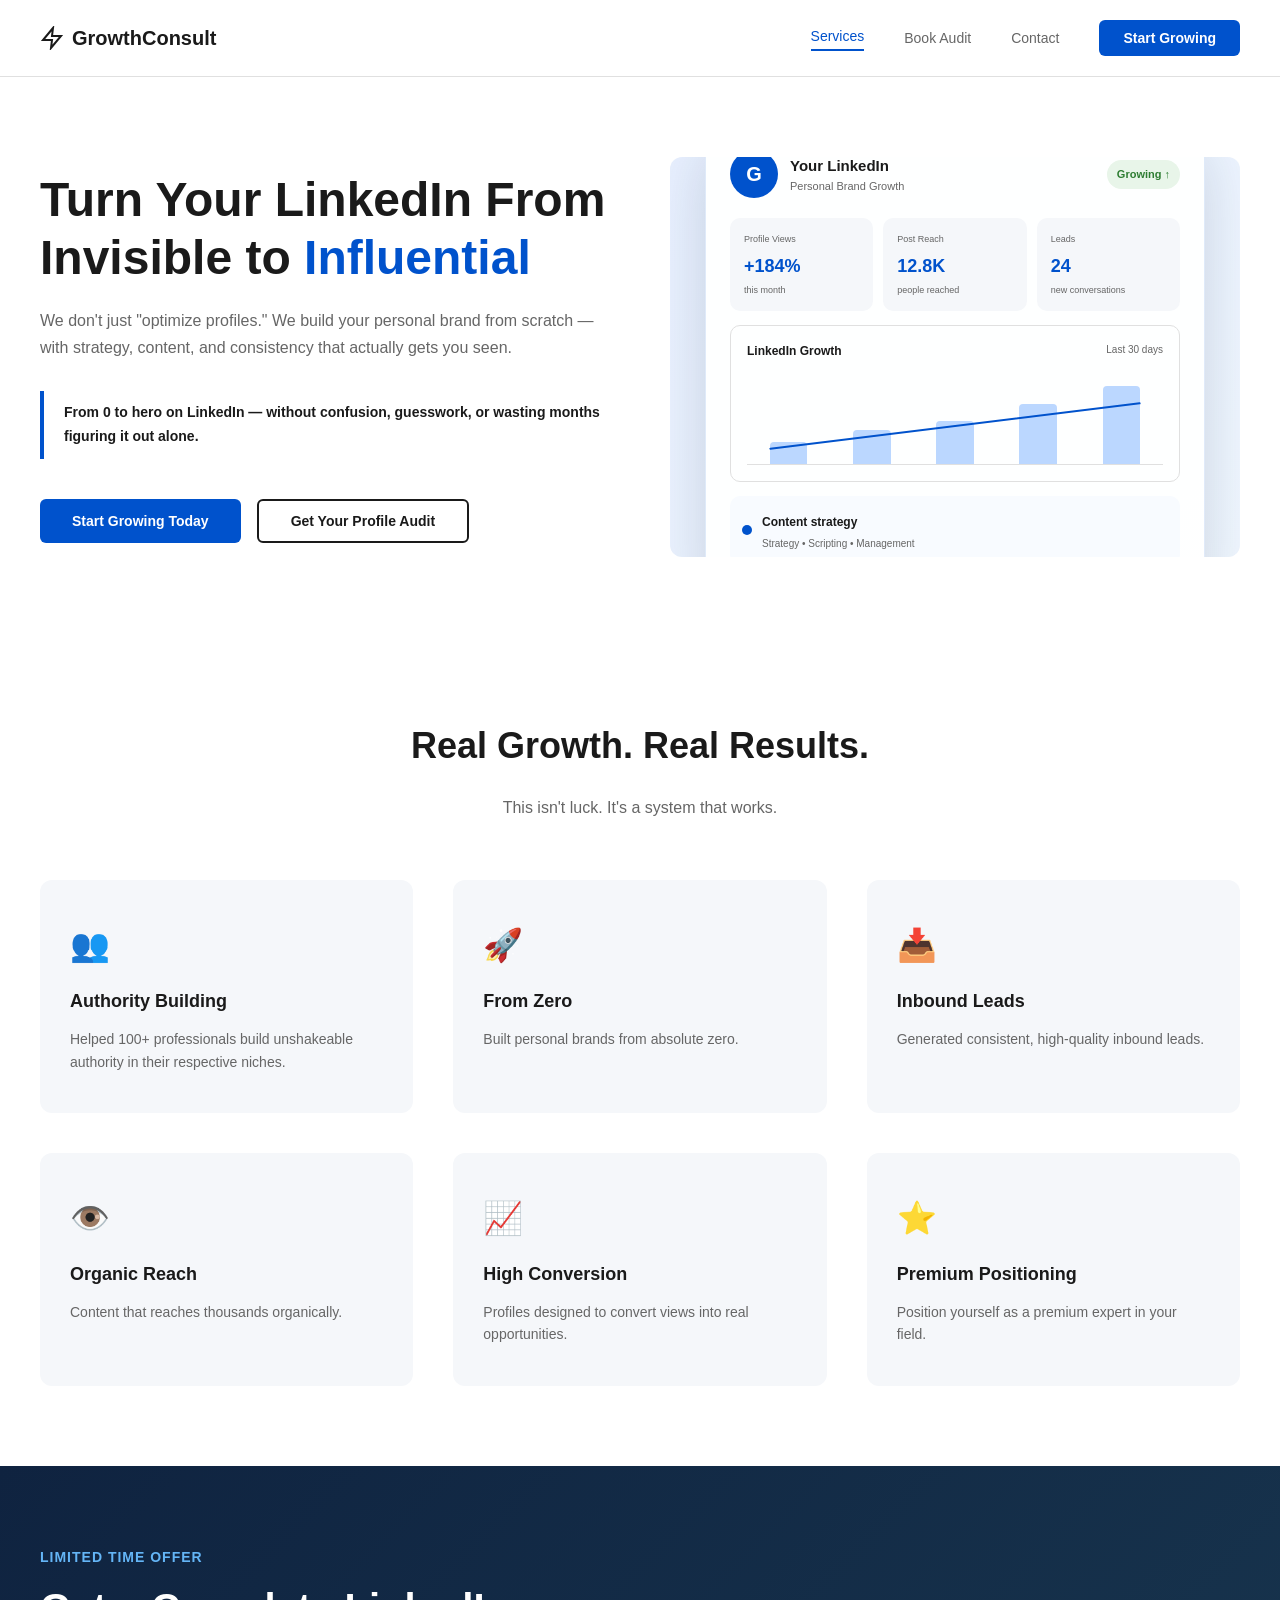
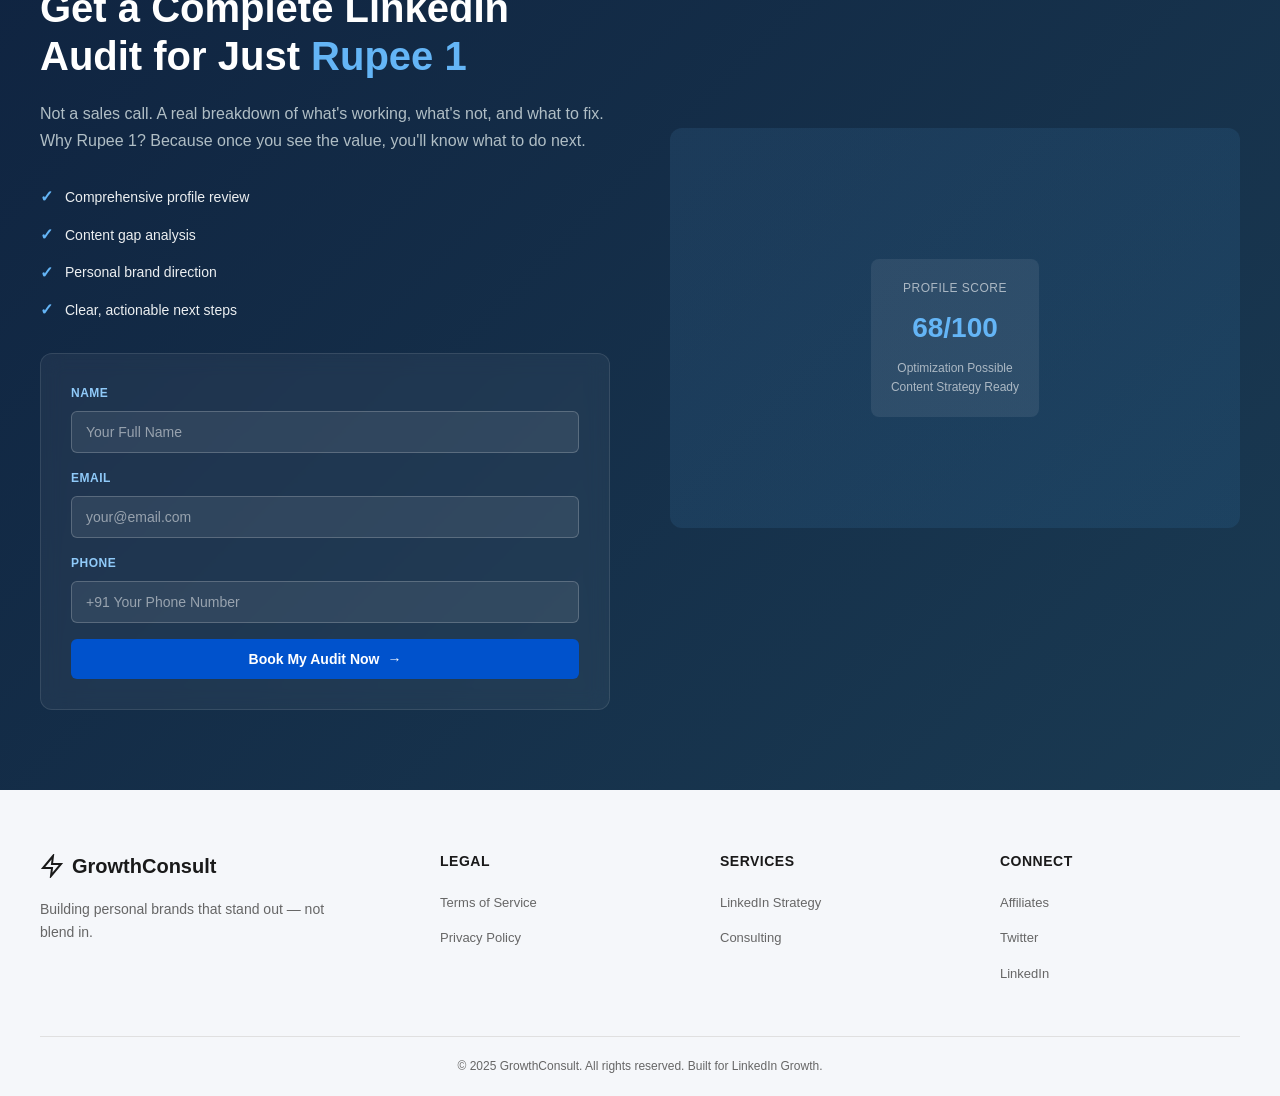
<file: index.html>
<!DOCTYPE html>
<html lang="en">
<head>
    <meta charset="UTF-8">
    <meta name="viewport" content="width=device-width, initial-scale=1.0">
    <title>GrowthConsult - Turn Your LinkedIn From Invisible to Influential</title>
    <style>
        * {
            margin: 0;
            padding: 0;
            box-sizing: border-box;
        }

        :root {
            --primary-blue: #0052CC;
            --dark-bg: #0F2340;
            --light-gray: #F5F7FA;
            --text-dark: #1A1A1A;
            --text-light: #666666;
            --border-gray: #E0E0E0;
        }

        html, body {
            font-family: -apple-system, BlinkMacSystemFont, 'Segoe UI', 'Roboto', 'Oxygen', 'Ubuntu', 'Cantarell', sans-serif;
            line-height: 1.6;
            color: var(--text-dark);
        }

        /* ===== HEADER ===== */
        header {
            display: flex;
            justify-content: space-between;
            align-items: center;
            padding: 20px 40px;
            background: white;
            border-bottom: 1px solid var(--border-gray);
            position: sticky;
            top: 0;
            z-index: 100;
        }

        .logo {
            display: flex;
            align-items: center;
            font-size: 20px;
            font-weight: 700;
            color: var(--text-dark);
        }

        .logo svg {
            width: 24px;
            height: 24px;
            margin-right: 8px;
        }

        nav {
            display: flex;
            gap: 40px;
            align-items: center;
        }

        nav a {
            text-decoration: none;
            color: var(--text-light);
            font-size: 14px;
            font-weight: 500;
            transition: color 0.3s;
        }

        nav a:hover {
            color: var(--primary-blue);
        }

        nav a.active {
            color: var(--primary-blue);
            border-bottom: 2px solid var(--primary-blue);
            padding-bottom: 2px;
        }

        .btn-start {
            background: var(--primary-blue);
            color: white;
            padding: 10px 24px;
            border-radius: 6px;
            text-decoration: none;
            font-size: 14px;
            font-weight: 600;
            border: none;
            cursor: pointer;
            transition: background 0.3s;
        }

        .btn-start:hover {
            background: #003d99;
        }

        /* ===== HERO SECTION ===== */
        .hero {
            display: grid;
            grid-template-columns: 1fr 1fr;
            gap: 60px;
            padding: 80px 40px;
            align-items: center;
            background: white;
        }

        .hero-content h1 {
            font-size: 48px;
            line-height: 1.2;
            margin-bottom: 20px;
            color: var(--text-dark);
        }

        .hero-content h1 .highlight {
            color: var(--primary-blue);
        }

        .hero-content p {
            font-size: 16px;
            color: var(--text-light);
            margin-bottom: 30px;
            line-height: 1.7;
        }

        .value-prop {
            border-left: 4px solid var(--primary-blue);
            padding-left: 20px;
            margin: 30px 0;
            padding-top: 10px;
            padding-bottom: 10px;
        }

        .value-prop p {
            font-size: 14px;
            color: var(--text-dark);
            margin: 0;
        }

        .hero-buttons {
            display: flex;
            gap: 16px;
            margin-top: 40px;
        }

        .btn-primary {
            background: var(--primary-blue);
            color: white;
            padding: 12px 32px;
            border-radius: 6px;
            text-decoration: none;
            font-size: 14px;
            font-weight: 600;
            border: none;
            cursor: pointer;
            transition: background 0.3s;
        }

        .btn-primary:hover {
            background: #003d99;
        }

        .btn-secondary {
            background: white;
            color: var(--text-dark);
            padding: 12px 32px;
            border-radius: 6px;
            text-decoration: none;
            font-size: 14px;
            font-weight: 600;
            border: 2px solid var(--text-dark);
            cursor: pointer;
            transition: all 0.3s;
        }

        .btn-secondary:hover {
            background: var(--light-gray);
        }

        .hero-image {
            position: relative;
            height: 400px;
            background: linear-gradient(135deg, #E8F0FF 0%, #F0F7FF 100%);
            border-radius: 12px;
            display: flex;
            align-items: center;
            justify-content: center;
            overflow: hidden;
        }

        .hero-image-placeholder {
            font-size: 14px;
            color: var(--text-light);
            text-align: center;
        }

        /* ===== HERO DASHBOARD VISUAL ===== */
        .dashboard-mockup {
            width: min(92%, 500px);
            padding: 24px;
            border-radius: 18px;
            background: rgba(255, 255, 255, 0.94);
            border: 1px solid rgba(0, 82, 204, 0.12);
            box-shadow: 0 24px 60px rgba(15, 35, 64, 0.16);
        }

        .dashboard-top {
            display: flex;
            align-items: center;
            gap: 12px;
            margin-bottom: 20px;
        }

        .dashboard-avatar {
            width: 48px;
            height: 48px;
            border-radius: 50%;
            background: var(--primary-blue);
            color: white;
            display: flex;
            align-items: center;
            justify-content: center;
            font-size: 20px;
            font-weight: 700;
        }

        .dashboard-name {
            font-size: 15px;
            font-weight: 700;
        }

        .dashboard-role {
            font-size: 11px;
            color: var(--text-light);
        }

        .dashboard-badge {
            margin-left: auto;
            padding: 6px 10px;
            border-radius: 20px;
            background: #E8F5E9;
            color: #2E7D32;
            font-size: 11px;
            font-weight: 700;
        }

        .dashboard-stats {
            display: grid;
            grid-template-columns: repeat(3, 1fr);
            gap: 10px;
        }

        .stat-card {
            padding: 14px;
            background: var(--light-gray);
            border-radius: 10px;
        }

        .stat-card span,
        .stat-card small {
            display: block;
            font-size: 9px;
            color: var(--text-light);
        }

        .stat-card strong {
            display: block;
            margin: 5px 0 2px;
            font-size: 18px;
            color: var(--primary-blue);
        }

        .chart-card {
            margin-top: 14px;
            padding: 16px;
            border: 1px solid var(--border-gray);
            border-radius: 10px;
        }

        .chart-heading {
            display: flex;
            justify-content: space-between;
            font-size: 12px;
            margin-bottom: 14px;
        }

        .chart-heading span {
            color: var(--text-light);
            font-size: 10px;
        }

        .growth-chart {
            height: 90px;
            position: relative;
            display: flex;
            align-items: flex-end;
            justify-content: space-around;
            border-bottom: 1px solid var(--border-gray);
        }

        .growth-chart span {
            width: 9%;
            height: 25%;
            border-radius: 4px 4px 0 0;
            background: #BBD7FF;
        }

        .growth-chart span:nth-child(2) { height: 38%; }
        .growth-chart span:nth-child(3) { height: 48%; }
        .growth-chart span:nth-child(4) { height: 67%; }
        .growth-chart span:nth-child(5) { height: 88%; }

        .chart-line {
            position: absolute;
            left: 5%;
            right: 5%;
            bottom: 42%;
            height: 2px;
            background: var(--primary-blue);
            transform: rotate(-7deg);
            border-radius: 2px;
        }

        .content-preview {
            display: flex;
            align-items: center;
            gap: 10px;
            margin-top: 14px;
            padding: 12px;
            border-radius: 10px;
            background: #F8FBFF;
        }

        .content-dot {
            width: 10px;
            height: 10px;
            border-radius: 50%;
            background: var(--primary-blue);
        }

        .content-preview strong {
            font-size: 12px;
        }

        .content-preview p {
            margin: 2px 0 0;
            font-size: 10px;
            color: var(--text-light);
        }

        @media (max-width: 768px) {
            .dashboard-mockup {
                width: 94%;
                padding: 18px;
            }
        }

        /* ===== FEATURES SECTION ===== */
        .features-section {
            padding: 80px 40px;
            background: white;
        }

        .section-title {
            text-align: center;
            margin-bottom: 20px;
        }

        .section-title h2 {
            font-size: 36px;
            color: var(--text-dark);
            margin-bottom: 10px;
        }

        .section-subtitle {
            font-size: 16px;
            color: var(--text-light);
            text-align: center;
            margin-bottom: 60px;
        }

        .features-grid {
            display: grid;
            grid-template-columns: repeat(auto-fit, minmax(280px, 1fr));
            gap: 40px;
        }

        .feature-card {
            padding: 40px 30px;
            background: var(--light-gray);
            border-radius: 12px;
            transition: transform 0.3s, box-shadow 0.3s;
        }

        .feature-card:hover {
            transform: translateY(-4px);
            box-shadow: 0 12px 24px rgba(0, 0, 0, 0.08);
        }

        .feature-icon {
            font-size: 32px;
            margin-bottom: 16px;
            display: inline-block;
        }

        .feature-card h3 {
            font-size: 18px;
            margin-bottom: 12px;
            color: var(--text-dark);
        }

        .feature-card p {
            font-size: 14px;
            color: var(--text-light);
            line-height: 1.6;
        }

        /* ===== AUDIT SECTION ===== */
        .audit-section {
            background: linear-gradient(135deg, var(--dark-bg) 0%, #1a3a52 100%);
            padding: 80px 40px;
            color: white;
            display: grid;
            grid-template-columns: 1fr 1fr;
            gap: 60px;
            align-items: center;
        }

        .audit-content h3 {
            font-size: 14px;
            color: #64B5F6;
            font-weight: 600;
            margin-bottom: 16px;
            text-transform: uppercase;
            letter-spacing: 1px;
        }

        .audit-content h2 {
            font-size: 40px;
            line-height: 1.2;
            margin-bottom: 20px;
        }

        .audit-content h2 .highlight {
            color: #64B5F6;
        }

        .audit-content > p {
            font-size: 16px;
            color: #B0BEC5;
            margin-bottom: 30px;
            line-height: 1.7;
        }

        .checklist {
            list-style: none;
            margin-bottom: 30px;
        }

        .checklist li {
            font-size: 14px;
            margin-bottom: 12px;
            display: flex;
            align-items: center;
            color: #ECEFF1;
        }

        .checklist li:before {
            content: "✓";
            color: #64B5F6;
            font-weight: bold;
            margin-right: 12px;
            font-size: 16px;
        }

        .form-container {
            background: rgba(255, 255, 255, 0.05);
            padding: 30px;
            border-radius: 12px;
            backdrop-filter: blur(10px);
            border: 1px solid rgba(255, 255, 255, 0.1);
        }

        .form-group {
            margin-bottom: 16px;
        }

        .form-group label {
            display: block;
            font-size: 12px;
            font-weight: 600;
            text-transform: uppercase;
            letter-spacing: 0.5px;
            color: #90CAF9;
            margin-bottom: 8px;
        }

        .form-group input {
            width: 100%;
            padding: 12px 14px;
            border: 1px solid rgba(255, 255, 255, 0.2);
            border-radius: 6px;
            background: rgba(255, 255, 255, 0.08);
            color: white;
            font-size: 14px;
            font-family: inherit;
            transition: border-color 0.3s, background 0.3s;
        }

        .form-group input::placeholder {
            color: rgba(255, 255, 255, 0.5);
        }

        .form-group input:focus {
            outline: none;
            border-color: #64B5F6;
            background: rgba(255, 255, 255, 0.12);
        }

        .btn-audit {
            width: 100%;
            background: var(--primary-blue);
            color: white;
            padding: 12px;
            border: none;
            border-radius: 6px;
            font-size: 14px;
            font-weight: 600;
            cursor: pointer;
            transition: background 0.3s, transform 0.2s;
            display: flex;
            align-items: center;
            justify-content: center;
            gap: 8px;
        }

        .btn-audit:hover {
            background: #003d99;
        }

        .btn-audit:active {
            transform: scale(0.98);
        }

        .audit-image {
            background: linear-gradient(135deg, rgba(100, 181, 246, 0.1) 0%, rgba(66, 165, 245, 0.1) 100%);
            border-radius: 12px;
            padding: 40px;
            display: flex;
            align-items: center;
            justify-content: center;
            min-height: 400px;
            position: relative;
        }

        .audit-image-placeholder {
            text-align: center;
            color: rgba(255, 255, 255, 0.5);
        }

        .profile-score {
            background: rgba(255, 255, 255, 0.08);
            border-radius: 8px;
            padding: 20px;
            text-align: center;
            margin-top: 20px;
        }

        .score-label {
            font-size: 12px;
            color: rgba(255, 255, 255, 0.6);
            text-transform: uppercase;
            letter-spacing: 0.5px;
            margin-bottom: 8px;
        }

        .score-value {
            font-size: 28px;
            font-weight: 700;
            color: #64B5F6;
        }

        /* ===== FOOTER ===== */
        footer {
            background: #F5F7FA;
            padding: 60px 40px 20px;
        }

        .footer-content {
            display: grid;
            grid-template-columns: 1.5fr 1fr 1fr 1fr;
            gap: 40px;
            margin-bottom: 40px;
        }

        .footer-brand {
            max-width: 300px;
        }

        .footer-brand .logo {
            margin-bottom: 16px;
            color: var(--text-dark);
        }

        .footer-brand p {
            font-size: 14px;
            color: var(--text-light);
            line-height: 1.6;
        }

        .footer-section h4 {
            font-size: 14px;
            font-weight: 600;
            color: var(--text-dark);
            margin-bottom: 16px;
            text-transform: uppercase;
            letter-spacing: 0.5px;
        }

        .footer-section ul {
            list-style: none;
        }

        .footer-section li {
            margin-bottom: 10px;
        }

        .footer-section a {
            text-decoration: none;
            font-size: 13px;
            color: var(--text-light);
            transition: color 0.3s;
        }

        .footer-section a:hover {
            color: var(--primary-blue);
        }

        .footer-bottom {
            border-top: 1px solid var(--border-gray);
            padding-top: 20px;
            text-align: center;
            font-size: 12px;
            color: var(--text-light);
        }

        /* ===== RESPONSIVE ===== */
        @media (max-width: 768px) {
            header {
                padding: 16px 20px;
                flex-wrap: wrap;
            }

            nav {
                gap: 16px;
                font-size: 12px;
            }

            .hero {
                grid-template-columns: 1fr;
                padding: 40px 20px;
                gap: 30px;
            }

            .hero-content h1 {
                font-size: 32px;
            }

            .hero-image {
                height: 300px;
            }

            .features-grid {
                grid-template-columns: 1fr;
                gap: 24px;
            }

            .audit-section {
                grid-template-columns: 1fr;
                padding: 40px 20px;
                gap: 30px;
            }

            .audit-content h2 {
                font-size: 28px;
            }

            .footer-content {
                grid-template-columns: 1fr;
                gap: 30px;
            }

            .hero-buttons {
                flex-direction: column;
            }

            .btn-primary, .btn-secondary {
                width: 100%;
                text-align: center;
            }
        }

        /* ===== FORM MESSAGES ===== */
        .success-message {
            display: none;
            position: fixed;
            top: 20px;
            right: 20px;
            background: #4CAF50;
            color: white;
            padding: 16px 24px;
            border-radius: 6px;
            font-size: 14px;
            z-index: 1000;
            animation: slideIn 0.3s ease-out;
        }

        .error-message {
            display: none;
            position: fixed;
            top: 20px;
            right: 20px;
            background: #F44336;
            color: white;
            padding: 16px 24px;
            border-radius: 6px;
            font-size: 14px;
            z-index: 1000;
            animation: slideIn 0.3s ease-out;
        }

        @keyframes slideIn {
            from {
                transform: translateX(400px);
                opacity: 0;
            }
            to {
                transform: translateX(0);
                opacity: 1;
            }
        }
    </style>
</head>
<body>
    <!-- ===== HEADER ===== -->
    <header>
        <div class="logo">
            <svg viewBox="0 0 24 24" fill="none" stroke="currentColor" stroke-width="2">
                <path d="M13 2L3 14h9l-1 8 10-12h-9l1-8z"></path>
            </svg>
            GrowthConsult
        </div>
        <nav>
            <a href="#services" class="active">Services</a>
            <a href="#audit">Book Audit</a>
            <a href="#contact">Contact</a>
            <button class="btn-start">Start Growing</button>
        </nav>
    </header>

    <!-- ===== HERO SECTION ===== -->
    <section class="hero">
        <div class="hero-content">
            <h1>Turn Your LinkedIn From Invisible to <span class="highlight">Influential</span></h1>
            <p>We don't just "optimize profiles." We build your personal brand from scratch — with strategy, content, and consistency that actually gets you seen.</p>
            
            <div class="value-prop">
                <p><strong>From 0 to hero on LinkedIn — without confusion, guesswork, or wasting months figuring it out alone.</strong></p>
            </div>

            <div class="hero-buttons">
                <button class="btn-primary" onclick="scrollToAudit()">Start Growing Today</button>
                <button class="btn-secondary" onclick="scrollToAudit()">Get Your Profile Audit</button>
            </div>
        </div>

        <div class="hero-image" aria-label="LinkedIn growth dashboard preview">
            <div class="dashboard-mockup">
                <div class="dashboard-top">
                    <div class="dashboard-avatar">G</div>
                    <div>
                        <div class="dashboard-name">Your LinkedIn</div>
                        <div class="dashboard-role">Personal Brand Growth</div>
                    </div>
                    <div class="dashboard-badge">Growing ↑</div>
                </div>

                <div class="dashboard-stats">
                    <div class="stat-card">
                        <span>Profile Views</span>
                        <strong>+184%</strong>
                        <small>this month</small>
                    </div>
                    <div class="stat-card">
                        <span>Post Reach</span>
                        <strong>12.8K</strong>
                        <small>people reached</small>
                    </div>
                    <div class="stat-card">
                        <span>Leads</span>
                        <strong>24</strong>
                        <small>new conversations</small>
                    </div>
                </div>

                <div class="chart-card">
                    <div class="chart-heading">
                        <strong>LinkedIn Growth</strong>
                        <span>Last 30 days</span>
                    </div>
                    <div class="growth-chart">
                        <span></span><span></span><span></span><span></span><span></span>
                        <div class="chart-line"></div>
                    </div>
                </div>

                <div class="content-preview">
                    <div class="content-dot"></div>
                    <div>
                        <strong>Content strategy</strong>
                        <p>Strategy • Scripting • Management</p>
                    </div>
                </div>
            </div>
        </div>
    </section>

    <!-- ===== FEATURES SECTION ===== -->
    <section class="features-section" id="services">
        <div class="section-title">
            <h2>Real Growth. Real Results.</h2>
        </div>
        <p class="section-subtitle">This isn't luck. It's a system that works.</p>

        <div class="features-grid">
            <div class="feature-card">
                <div class="feature-icon">👥</div>
                <h3>Authority Building</h3>
                <p>Helped 100+ professionals build unshakeable authority in their respective niches.</p>
            </div>

            <div class="feature-card">
                <div class="feature-icon">🚀</div>
                <h3>From Zero</h3>
                <p>Built personal brands from absolute zero.</p>
            </div>

            <div class="feature-card">
                <div class="feature-icon">📥</div>
                <h3>Inbound Leads</h3>
                <p>Generated consistent, high-quality inbound leads.</p>
            </div>

            <div class="feature-card">
                <div class="feature-icon">👁️</div>
                <h3>Organic Reach</h3>
                <p>Content that reaches thousands organically.</p>
            </div>

            <div class="feature-card">
                <div class="feature-icon">📈</div>
                <h3>High Conversion</h3>
                <p>Profiles designed to convert views into real opportunities.</p>
            </div>

            <div class="feature-card">
                <div class="feature-icon">⭐</div>
                <h3>Premium Positioning</h3>
                <p>Position yourself as a premium expert in your field.</p>
            </div>
        </div>
    </section>

    <!-- ===== AUDIT SECTION ===== -->
    <section class="audit-section" id="audit">
        <div class="audit-content">
            <h3>Limited Time Offer</h3>
            <h2>Get a Complete LinkedIn Audit for Just <span class="highlight">Rupee 1</span></h2>
            
            <p>Not a sales call. A real breakdown of what's working, what's not, and what to fix. Why Rupee 1? Because once you see the value, you'll know what to do next.</p>

            <ul class="checklist">
                <li>Comprehensive profile review</li>
                <li>Content gap analysis</li>
                <li>Personal brand direction</li>
                <li>Clear, actionable next steps</li>
            </ul>

            <div class="form-container">
                <form id="auditForm">
                    <div class="form-group">
                        <label for="name">Name</label>
                        <input type="text" id="name" name="name" placeholder="Your Full Name" required>
                    </div>
                    <div class="form-group">
                        <label for="email">Email</label>
                        <input type="email" id="email" name="email" placeholder="your@email.com" required>
                    </div>
                    <div class="form-group">
                        <label for="phone">Phone</label>
                        <input type="tel" id="phone" name="phone" placeholder="+91 Your Phone Number" required>
                    </div>
                    <button type="submit" class="btn-audit" id="submitBtn">
                        <span>Book My Audit Now</span>
                        <span>→</span>
                    </button>
                </form>
            </div>
        </div>

        <div class="audit-image">
            <div class="audit-image-placeholder">
                <div class="profile-score">
                    <div class="score-label">Profile Score</div>
                    <div class="score-value">68/100</div>
                    <p style="font-size: 12px; color: rgba(255,255,255,0.6); margin-top: 8px;">Optimization Possible</p>
                    <p style="font-size: 12px; color: rgba(255,255,255,0.6);">Content Strategy Ready</p>
                </div>
            </div>
        </div>
    </section>

    <!-- ===== FOOTER ===== -->
    <footer id="contact">
        <div class="footer-content">
            <div class="footer-brand">
                <div class="logo">
                    <svg viewBox="0 0 24 24" fill="none" stroke="currentColor" stroke-width="2">
                        <path d="M13 2L3 14h9l-1 8 10-12h-9l1-8z"></path>
                    </svg>
                    GrowthConsult
                </div>
                <p>Building personal brands that stand out — not blend in.</p>
            </div>

            <div class="footer-section">
                <h4>Legal</h4>
                <ul>
                    <li><a href="#">Terms of Service</a></li>
                    <li><a href="#">Privacy Policy</a></li>
                </ul>
            </div>

            <div class="footer-section">
                <h4>Services</h4>
                <ul>
                    <li><a href="#">LinkedIn Strategy</a></li>
                    <li><a href="#">Consulting</a></li>
                </ul>
            </div>

            <div class="footer-section">
                <h4>Connect</h4>
                <ul>
                    <li><a href="#">Affiliates</a></li>
                    <li><a href="#">Twitter</a></li>
                    <li><a href="#">LinkedIn</a></li>
                </ul>
            </div>
        </div>

        <div class="footer-bottom">
            <p>© 2025 GrowthConsult. All rights reserved. Built for LinkedIn Growth.</p>
        </div>
    </footer>

    <!-- ===== SUCCESS/ERROR MESSAGES ===== -->
    <div id="successMessage" class="success-message">✓ Form submitted! Redirecting to payment...</div>
    <div id="errorMessage" class="error-message">✗ Error submitting form. Please try again.</div>

    <!-- ===== JAVASCRIPT ===== -->
    <script>
        const SCRIPT_URL = 'https://script.google.com/macros/s/AKfycbyFlSSRMIqBWtI9H43AocJPHC-5_O1bkRVb5f1RtZkc1tU8JBMlu7Ds2IXLAjxycrdb/exec';
        const PAYMENT_URL = 'https://payments.cashfree.com/forms/getaudit';

        function scrollToAudit() {
            document.getElementById('audit').scrollIntoView({ behavior: 'smooth' });
        }

        function showSuccess() {
            const msg = document.getElementById('successMessage');
            msg.style.display = 'block';
            setTimeout(() => {
                window.location.href = PAYMENT_URL;
            }, 2000);
        }

        function showError() {
            const msg = document.getElementById('errorMessage');
            msg.style.display = 'block';
            setTimeout(() => {
                msg.style.display = 'none';
            }, 3000);
        }

        document.getElementById('auditForm').addEventListener('submit', function(e) {
            e.preventDefault();

            const name = document.getElementById('name').value.trim();
            const email = document.getElementById('email').value.trim();
            const phone = document.getElementById('phone').value.trim();

            if (!name || !email || !phone) {
                showError();
                return;
            }

            const submitBtn = document.getElementById('submitBtn');
            submitBtn.disabled = true;
            submitBtn.innerHTML = '<span>Processing...</span>';

            const url = SCRIPT_URL + '?' + new URLSearchParams({
                name: name,
                email: email,
                phone: phone
            });

            fetch(url, {
                method: 'GET',
                mode: 'no-cors'
            })
            .then(() => {
                showSuccess();
            })
            .catch(() => {
                showSuccess();
            })
            .finally(() => {
                submitBtn.disabled = false;
                submitBtn.innerHTML = '<span>Book My Audit Now</span><span>→</span>';
            });
        });
    </script>
</body>
</html>
</file>
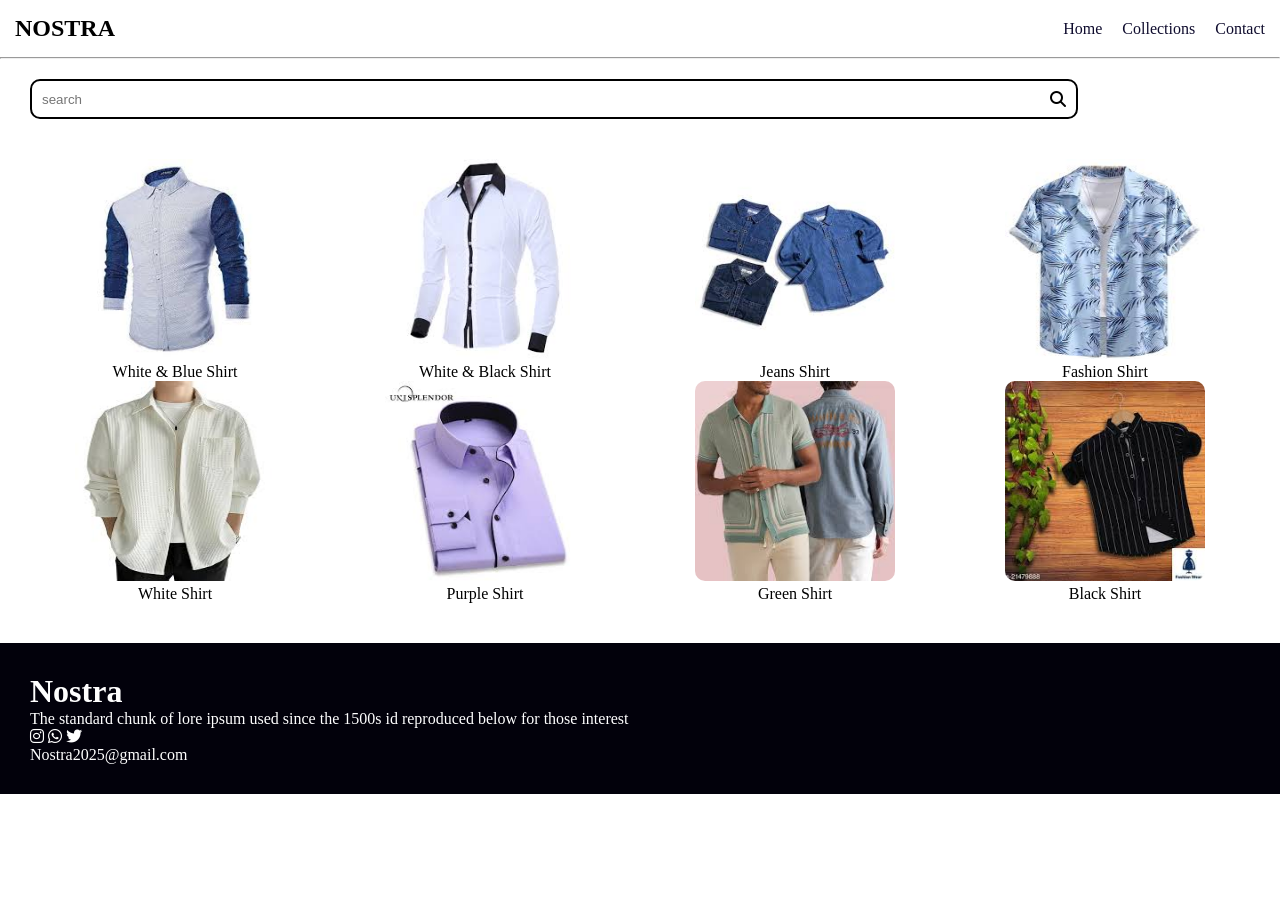
<file: collection.html>
<!DOCTYPE html>
<html lang="en">

<head>
    <meta charset="UTF-8">
    <meta name="viewport" content="width=device-width, initial-scale=1.0">
    <title>NOSTRA</title>

    <link rel="preconnect" href="https://fonts.googleapis.com">
    <link rel="preconnect" href="https://fonts.gstatic.com" crossorigin>
    <link
        href="https://fonts.googleapis.com/css2?family=Boldonse&family=Poppins:ital,wght@0,100;0,200;0,200;0,400;0,500;0,600;0,700;0,800;0,900;1,100;1,200;1,200;1,400;1,500;1,600;1,700;1,800;1,900&display=swap"
        rel="stylesheet">
    <link rel="stylesheet" href="sai.css">
    <link rel="stylesheet" href="https://cdnjs.cloudflare.com/ajax/libs/font-awesome/6.7.2/css/all.min.css" integrity="sha512-Evv84Mr4kqVGRNSgIGL/F/aIDqQb7xQ2vcrdIwxfjThSH8CSR7PBEakCr51Ck+w+/U6swU2Im1vVX0SVk9ABhg==" crossorigin="anonymous" referrerpolicy="no-referrer" />
</head>

<body>
    <!--navbar-->
    <nav class="navbar">
        <h1>NOSTRA</h1>

        <div class="links">
            <p class="link"><a href="sai.html">Home</a></p>
            <p class="link"><a href="collection.html">Collections</a></p>
            <p class="link"><a href="contact.html">Contact</a></p>
        </div>

        <div class="icon" onclick="shownav()">
            <p><i class="fa-solid fa-bars"></i></p>
        </div>

    </nav>
    <hr>
    <div class="sidenavbar">
        <p class="mark" onclick="closenav()"><i class="fa-solid fa-xmark"></i></p>
        <p class="link1"><a href="sai.html">Home</a></p>
        <p class="link1"><a href="collection.html">Collections</a></p>
        <p class="link1"><a href="contact.html">Contact</a></p>

    </div>
    
    <!--products-->
    <div class="searchbar">
        <form class="productsearch">
            <input class="itag" type="text" placeholder="search">
            <i class="fa-solid fa-magnifying-glass"></i>
        </form>
    </div>
    <div class="products">
        <div class="productbox">
            <img src="f1.jpg" height="200px" width="200px">
            <p>White & Blue Shirt</p>
        </div>
        <div class="productbox">
            <img src="f11.jpg" height="200px" width="200px">
            <p>White & Black Shirt</p>
        </div>
        <div class="productbox">
            <img src="f12.jpg" height="200px" width="200px">
            <p>Jeans Shirt</p>
        </div>
        <div class="productbox">
            <img src="f13.jpg" height="200px" width="200px">
            <p>Fashion Shirt</p>
        </div>
        <div class="productbox">
            <img src="f10.jpg" height="200px" width="200px">
            <p>White Shirt</p>
        </div>
        <div class="productbox">
            <img src="f7.jpg" height="200px" width="200px">
            <p>Purple Shirt</p>
        </div>
        <div class="productbox">
            <img src="f3.jpg" height="200px" width="200px">
            <p>Green Shirt</p>
        </div>
        <div class="productbox">
            <img src="f9.jpg" height="200px" width="200px">
            <p>Black Shirt</p>
        </div>

    </div>

    <!--Footer-->
    <div class="footer">
        <h1>Nostra</h1>
        <p>The standard chunk of lore ipsum used since the 1500s id reproduced below for those interest</p>
        <i class="fa-brands fa-instagram"></i> <i class="fa-brands fa-whatsapp"></i> <i class="fa-brands fa-twitter"></i>
        <p>Nostra2025@gmail.com</p>
    </div>

    <script src="sai.js"></script>
    <script src="collection.js"></script>
</body>

</html>
</file>
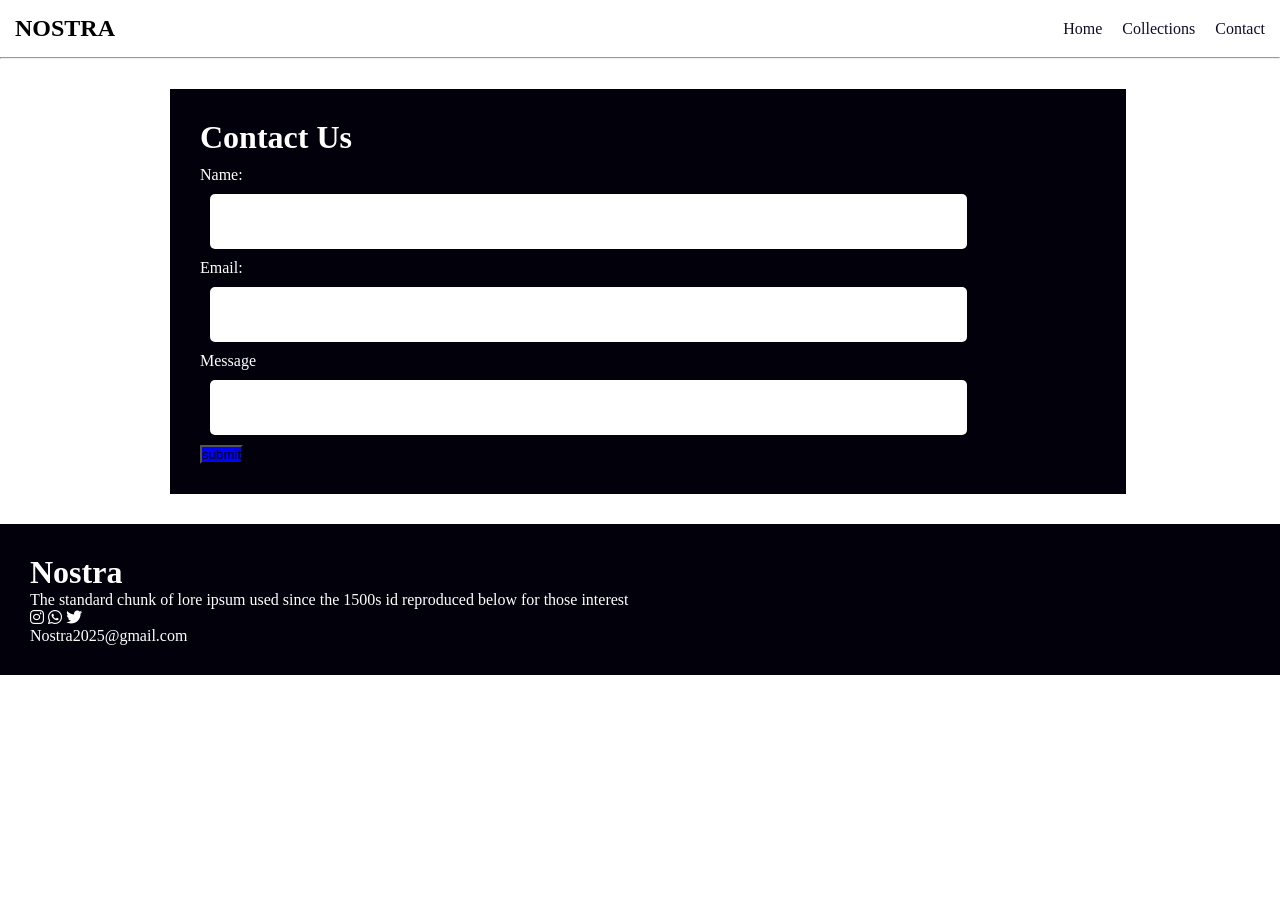
<file: contact.html>
<!DOCTYPE html>
<html lang="en">

<head>
    <meta charset="UTF-8">
    <meta name="viewport" content="width=device-width, initial-scale=1.0">
    <title>NOSTRA</title>

    <link rel="preconnect" href="https://fonts.googleapis.com">
    <link rel="preconnect" href="https://fonts.gstatic.com" crossorigin>
    <link
        href="https://fonts.googleapis.com/css2?family=Boldonse&family=Poppins:ital,wght@0,100;0,200;0,300;0,400;0,500;0,600;0,700;0,800;0,900;1,100;1,200;1,300;1,400;1,500;1,600;1,700;1,800;1,900&display=swap"
        rel="stylesheet">
    <link rel="stylesheet" href="sai.css">
    <link rel="stylesheet" href="https://cdnjs.cloudflare.com/ajax/libs/font-awesome/6.7.2/css/all.min.css" integrity="sha512-Evv84Mr4kqVGRNSgIGL/F/aIDqQb7xQ2vcrdIwxfjThSH8CSR7PBEakCr51Ck+w+/U6swU2Im1vVX0SVk9ABhg==" crossorigin="anonymous" referrerpolicy="no-referrer" />
</head>

<body>
    <!--navbar-->
    <nav class="navbar">
        <h1>NOSTRA</h1>

        <div class="links">
            <p class="link"><a href="sai.html">Home</a></p>
            <p class="link"><a href="collection.html">Collections</a></p>
            <p class="link"><a href="contact.html">Contact</a></p>
        </div>

        <div class="icon" onclick="shownav()">
            <p><i class="fa-solid fa-bars"></i></p>
        </div>

    </nav>
    <hr>
    <div class="sidenavbar">
        <p class="mark" onclick="closenav()"><i class="fa-solid fa-xmark"></i></p>
        <p class="link1"><a href="sai.html">Home</a></p>
        <p class="link1"><a href="collection.html">Collections</a></p>
        <p class="link1"><a href="contact.html">Contact</a></p>

    </div>
    
    <div class="contactus">
        <h1>Contact Us</h1>
        <form>
            <p>Name:</p>
            <input type="text">
            <p>Email:</p>
            <input type="text">
            <p>Message</p>
            <input type="text" class="one">
        </form>
        <button>submit</button>
    </div>
    <!--Footer-->
    <div class="footer">
        <h1>Nostra</h1>
        <p>The standard chunk of lore ipsum used since the 1500s id reproduced below for those interest</p>
        <i class="fa-brands fa-instagram"></i> <i class="fa-brands fa-whatsapp"></i> <i class="fa-brands fa-twitter"></i>
        <p>Nostra2025@gmail.com</p>
    </div>


    <script src="sai.js"></script>
</body>

</html>
</file>
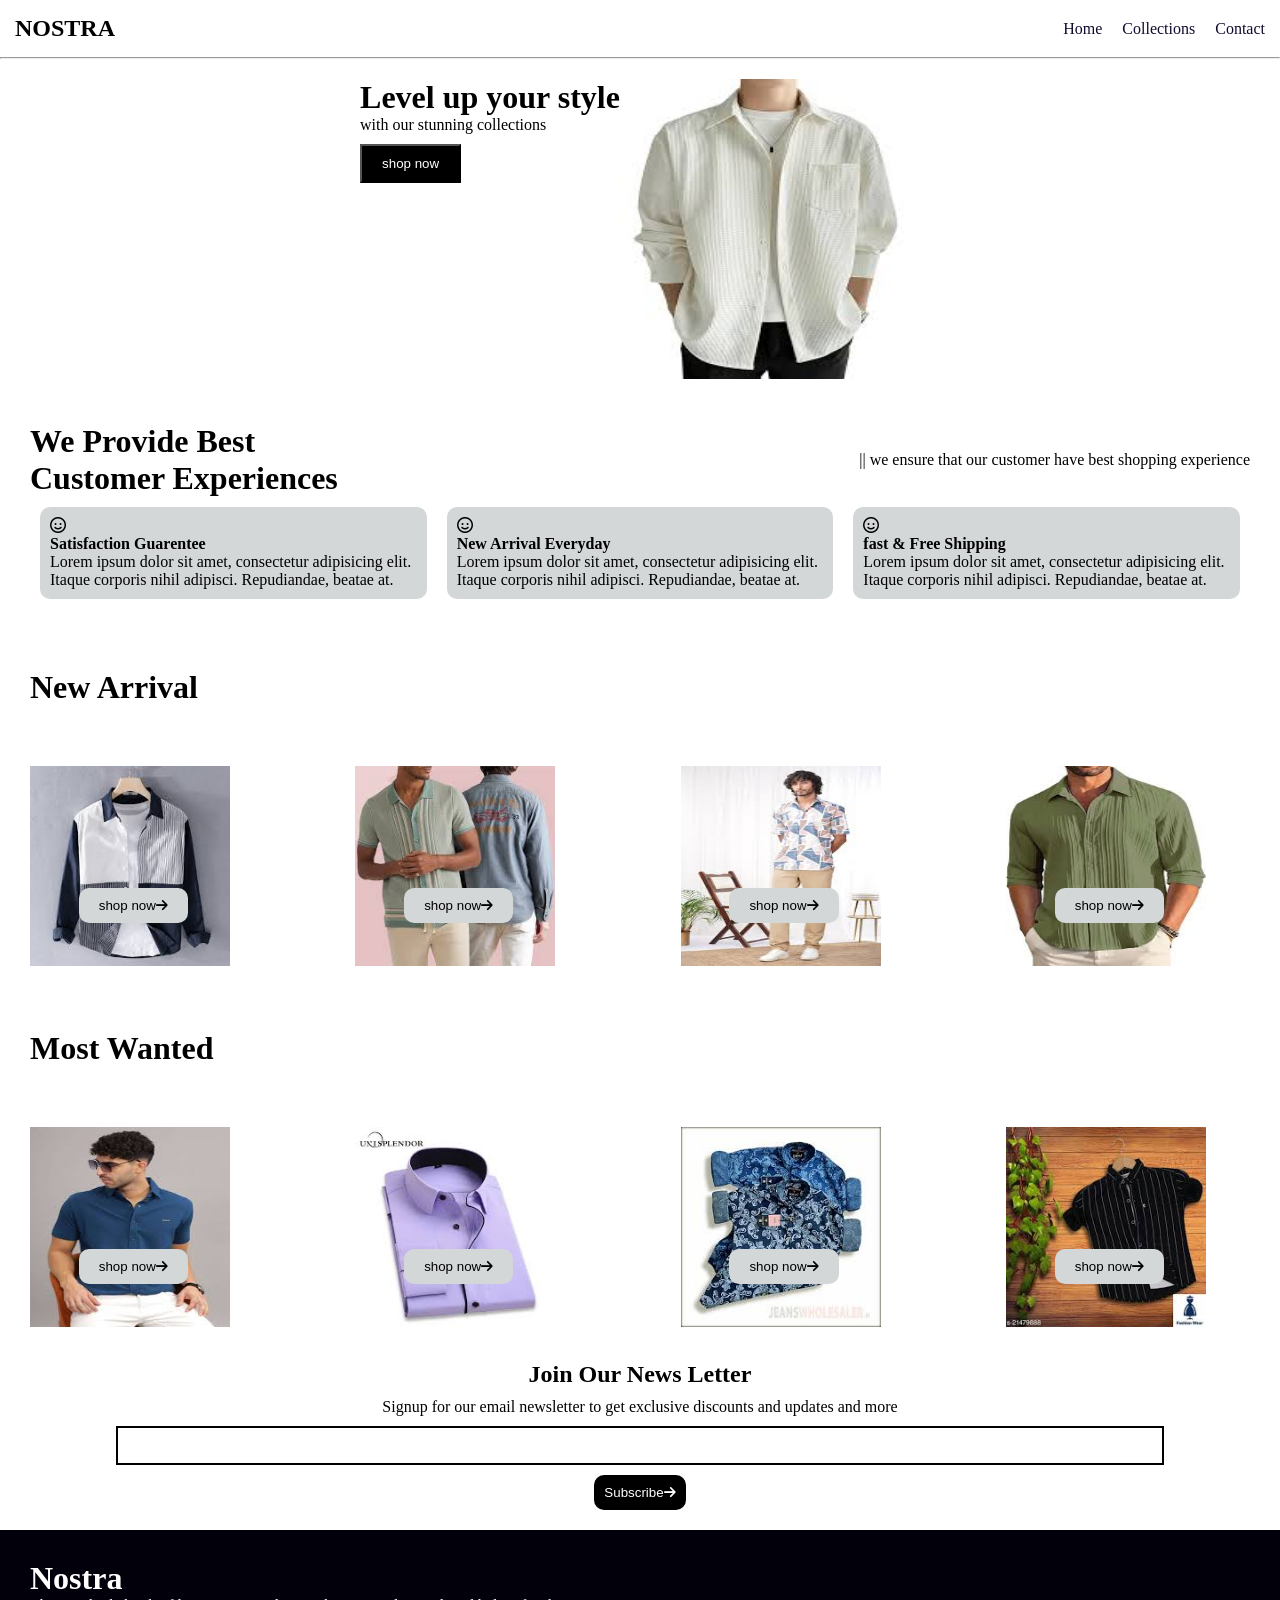
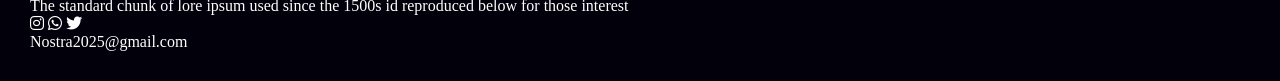
<file: sai.html>
<!DOCTYPE html>
<html lang="en">

<head>
    <meta charset="UTF-8">
    <meta name="viewport" content="width=device-width, initial-scale=1.0">
    <title>NOSTRA</title>

    <link rel="preconnect" href="https://fonts.googleapis.com">
    <link rel="preconnect" href="https://fonts.gstatic.com" crossorigin>
    <link href="https://fonts.googleapis.com/css2?family=Comic+Relief:wght@400;700&display=swap" rel="stylesheet">
    <link rel="stylesheet" href="sai.css">
    <link rel="stylesheet" href="https://cdnjs.cloudflare.com/ajax/libs/font-awesome/6.7.2/css/all.min.css" integrity="sha512-Evv84Mr4kqVGRNSgIGL/F/aIDqQb7xQ2vcrdIwxfjThSH8CSR7PBEakCr51Ck+w+/U6swU2Im1vVX0SVk9ABhg==" crossorigin="anonymous" referrerpolicy="no-referrer" />
</head>

<body>
    <!--navbar-->
    <nav class="navbar">
        <h1>NOSTRA</h1>

        <div class="links">
            <p class="link"><a href="sai.html">Home</a></p>
            <p class="link"><a href="collection.html">Collections</a></p>
            <p class="link"><a href="contact.html">Contact</a></p>
        </div>

        <div class="icon" onclick="shownav()">
            <p><i class="fa-solid fa-bars"></i></p>
        </div>

    </nav>
    <hr>
    <div class="sidenavbar">
        <p class="mark" onclick="closenav()"><i class="fa-solid fa-xmark"></i></p>
        <p class="link1"><a href="sai.html">Home</a></p>
        <p class="link1"><a href="collection.html">Collections</a></p>
        <p class="link1"><a href="contact.html">Contact</a></p>

    </div>
    <!--header-->
    <div class="header">
        <div>
            <h1>Level up your style</h1>
            <p>with our stunning collections</p>
            <button class="btn">shop now</button>
        </div>
        <div>
            <img class="img1" src="f10.jpg" height="300px" width="300px">
        </div>
    </div>
    <!--service-->
    <div class="service">
        <div class="s1">
            <div>
                <h1>We Provide Best</h1>
                <h1> Customer Experiences</h1>
            </div>
            <div>
                <p>|| we ensure that our customer have best shopping experience</p>
            </div>
        </div>
        <div class="s2">
            <div>
                <i class="fa-regular fa-face-smile"></i>
                <h4>Satisfaction Guarentee</h4>
                <p>Lorem ipsum dolor sit amet, consectetur adipisicing elit. Itaque corporis nihil adipisci. Repudiandae, beatae at.</p>
            </div>
            <div>
                <i class="fa-regular fa-face-smile"></i>
                <h4>New Arrival Everyday</h4>
                <p>Lorem ipsum dolor sit amet, consectetur adipisicing elit. Itaque corporis nihil adipisci. Repudiandae, beatae at.</p>
            </div>
            <div>
                <i class="fa-regular fa-face-smile"></i>
                <h4>fast & Free Shipping</h4>
                <p>Lorem ipsum dolor sit amet, consectetur adipisicing elit. Itaque corporis nihil adipisci. Repudiandae, beatae at.</p>
            </div>
        </div>
    </div>
    <!--new arrival-->
    <div>
        <h1 style="padding: 30px;">New Arrival</h1>
    </div>
    <div class="newarrival">
        
        <div class="n1">
            <img src="f2.jpg"height="200px" width="200px">
            <button>shop now<i class="fa-solid fa-arrow-right"></i></button>

        </div>
        <div class="n1">
            <img src="f3.jpg" height="200px" width="200px">
            <button>shop now<i class="fa-solid fa-arrow-right"></i></button>

        </div>
        <div class="n1">
            <img src="f4.jpg" height="200px" width="200px">
            <button>shop now<i class="fa-solid fa-arrow-right"></i></button>

        </div>
        <div class="n1">
            <img src="f5.jpg" height="200px" width="200px">
            <button>shop now<i class="fa-solid fa-arrow-right"></i></button>

        </div>
    </div>
    <!--mostwanted-->
    <div>
        <h1 style="padding: 30px;">Most Wanted</h1>
    </div>
    <div class="newarrival">
        
        <div class="n1">
            <img src="f6.jpg" height="200px" width="200px">
            <button>shop now<i class="fa-solid fa-arrow-right"></i></button>

        </div>
        <div class="n1">
            <img src="f7.jpg" height="200px" width="200px">
            <button>shop now<i class="fa-solid fa-arrow-right"></i></button>

        </div>
        <div class="n1">
            <img src="f8.jpg" height="200px" width="200px">
            <button>shop now<i class="fa-solid fa-arrow-right"></i></button>

        </div>
        <div class="n1">
            <img src="f9.jpg" height="200px" width="200px">
            <button>shop now<i class="fa-solid fa-arrow-right"></i></button>

        </div>
    </div>
    <!--news-->
    <div class="news">
        <h2>Join Our News Letter</h2>
        <p>Signup for our email newsletter to get exclusive discounts and updates and more</p>
        <div>
            <input type="text" class="search">
        </div>
        <div>
            <button>Subscribe<i class="fa-solid fa-arrow-right"></i></button>
        </div>

    </div>
    <!--Footer-->
    <div class="footer">
        <h1>Nostra</h1>
        <p>The standard chunk of lore ipsum used since the 1500s id reproduced below for those interest</p>
        <i class="fa-brands fa-instagram"></i> <i class="fa-brands fa-whatsapp"></i> <i class="fa-brands fa-twitter"></i>
        <p>Nostra2025@gmail.com</p>
    </div>


    <script src="sai.js"></script>
</body>

</html>
</file>
<file: sai.css>
*{
    padding: 0px;
    margin: 0px;
}
body{
    .comic-relief-regular {
        font-family: "Comic Relief", system-ui;
        font-weight: 400;
        font-style: normal;
      }
      

}
.navbar{
    display: flex;
    justify-content: space-between;
    align-items: center;
    padding: 15px;

}
.links{
    display: flex;
    column-gap: 20px;
}
.link a{
    text-decoration: none;
    color: rgb(15, 12, 46);

}
.link a:hover{
    text-decoration: underline;
    
}
.icon{
    display: none;
}

.sidenavbar{
    background-color: rgb(5, 5, 56);
    color: white;
    width: 50%;
    height: 100%;
    position: fixed;
    top: 0px;
    left: -50%;   
    transition: 2s;
    z-index: 1;
}
.link1 {
    color: white;
    padding: 20px;
    margin-bottom: 20px;
    
}
.link1 a{
    color: white;
    text-decoration: none;
}
.mark{
    text-align: right;
    padding-right: 10px;
}
.link1 a:hover{
    text-decoration: underline;
}

.header{
    display: flex;
    justify-content: center;
    padding: 10px;
    margin-top: 10px;

}
.btn{
    background-color: black;
    color: white;
    padding-right: 20px;
    padding-left: 20px;
    padding-top: 10px;
    padding-bottom: 10px;
    margin-top: 10px;
}
.service{
    padding: 30px;
}
.s1{
    display: flex;
    justify-content: space-between;
    align-items:center;
}
.s2{
    display: flex;
    justify-content: space-around;
}
.s2 div{
    background-color: rgb(211, 215, 216);
    border-radius: 10px;
    padding: 10px;
    margin: 10px;
}
.newarrival{
    display: flex;
    justify-content: space-between;
    flex-wrap: wrap;
    padding: 30px;

}
.n1{
    position: relative;
    flex-basis: 20%;
}
.n1 button{
    padding-right: 20px;
    padding-left: 20px;
    padding-top: 10px;
    padding-bottom: 10px;
    background-color:  rgb(211, 215, 216);
    border: none;
    border-radius: 10px;
    position: absolute;
    top: 60%;
    left: 20%;

}
.news{
    display: flex;
    flex-direction: column;
    align-items: center;
    row-gap: 10px;
}
.search{
    width: 80vw;
    padding: 10px;
    border: solid black 2px;
}
.news button{
    background-color:black;
    color: white;
    padding: 10px;
    border: none;
    border-radius: 10px;
}
.footer{
    background-color: rgb(2, 1, 11);
    color: white;
    padding: 30px;
    margin-top: 20px;
}
.searchbar{
    margin: 20px;

}
.productsearch{
    width: 80vw;
    border-radius: 10px;
    border: solid black 2px;
    padding: 10px;
    display: flex;
    justify-content: space-between;
    align-items: center;
    padding: 10px;
    margin: 10px;
}
.productsearch input{
    border: none;
    width: 100%;
}
.productsearch input:focus{
    outline: none;
}
.products{
    display: flex;
    padding: 20px;
    justify-content: space-around;
    flex-wrap: wrap;
    
} 
.productbox{
    text-align: center;
    flex-basis: 25%;
   
}
.productbox img{
    border-radius: 10px;
}
.contactus{
    background-color: rgb(2, 1, 11) ;
    color: white;
    width: 70%;
    margin: 30px;
    margin-left: 170px;
    padding: 30px;
}
.contactus input{
    padding: 20px;
    margin: 10px;
    border: none;
    border-radius: 5px;
    width: 80%;
   
    
}
.contactus h1{
    margin-bottom: 10px;
}
.one{
    padding-bottom: 10px;
}
.contactus button{
    background-color: blue;
}




@media screen and (max-width:700px){
    .icon{
        display: block;
    }
    .links{
        display: none;
    }
    .img1{
        display: none;
    }
    .s1{
        display: none;
    }
    .s2{
        flex-direction: column;
        
    }
    .contactus{
        width: 50%;
    }
}
</file>
